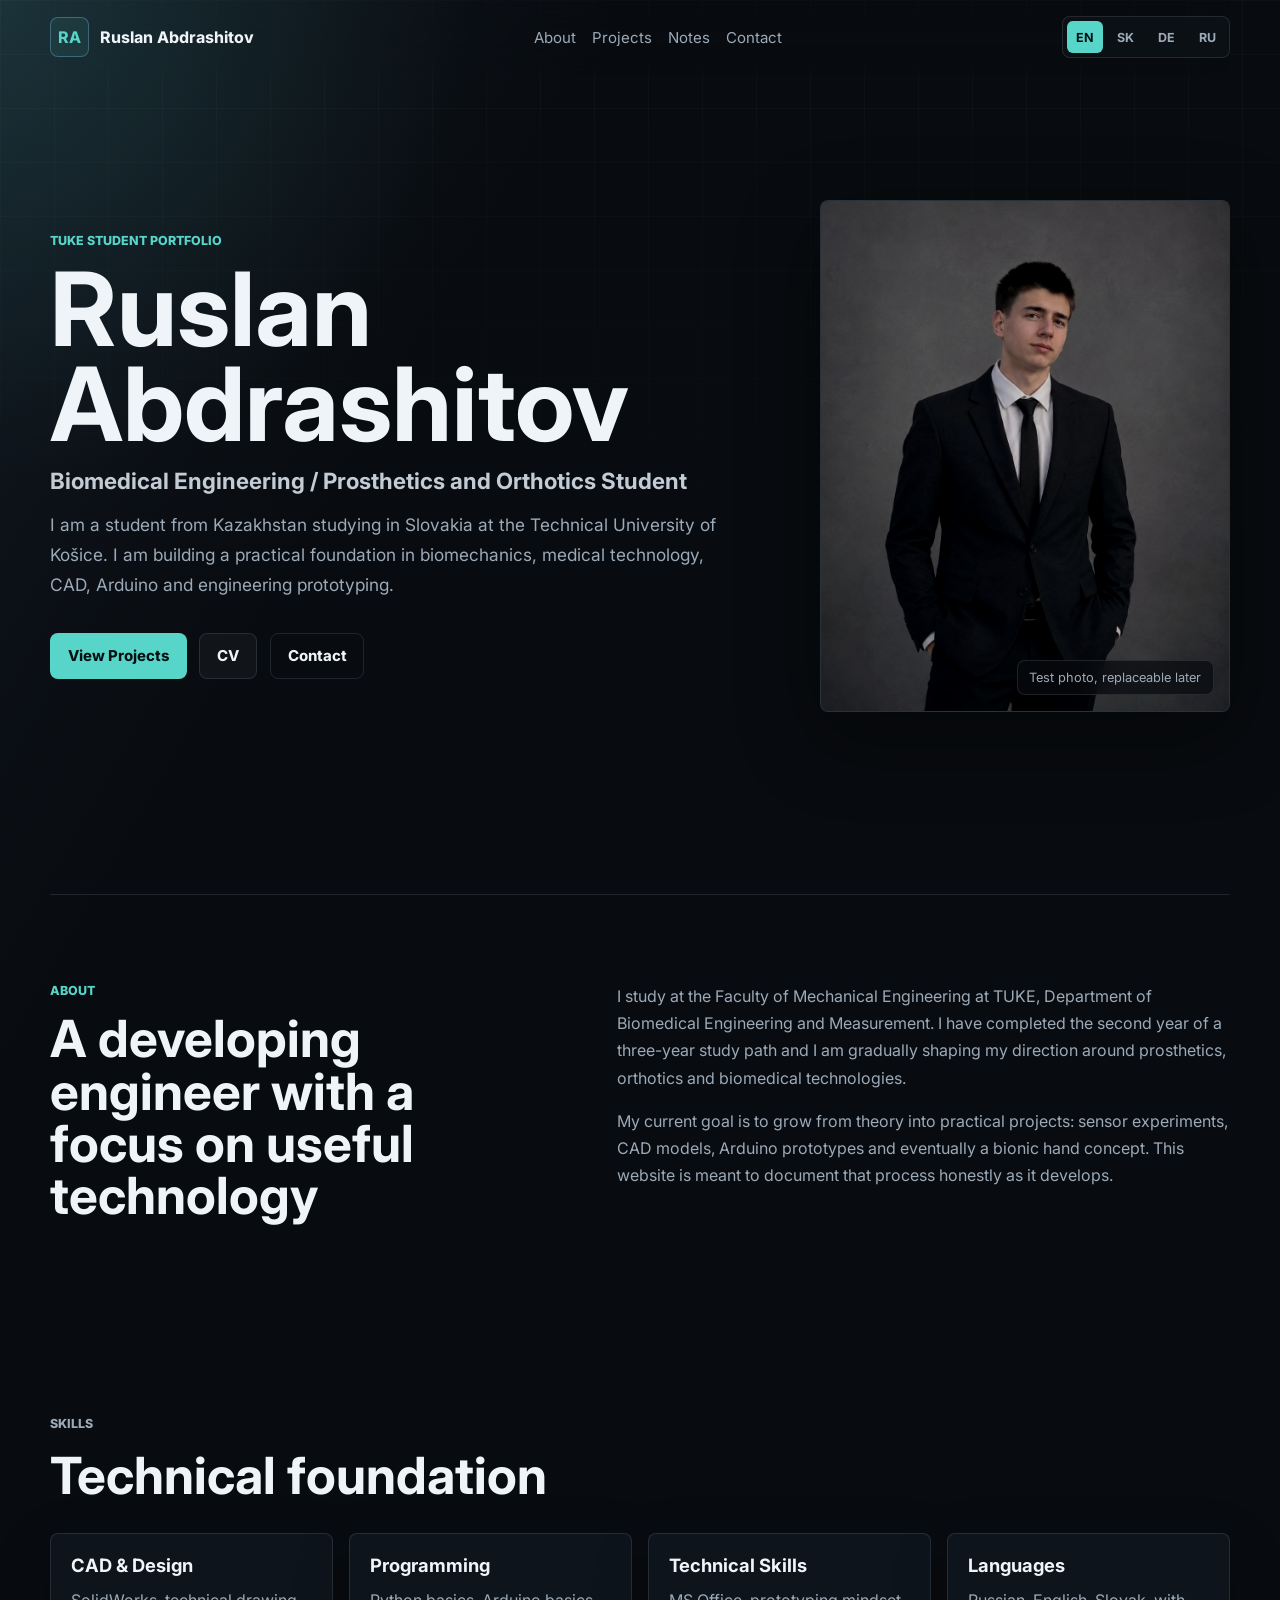
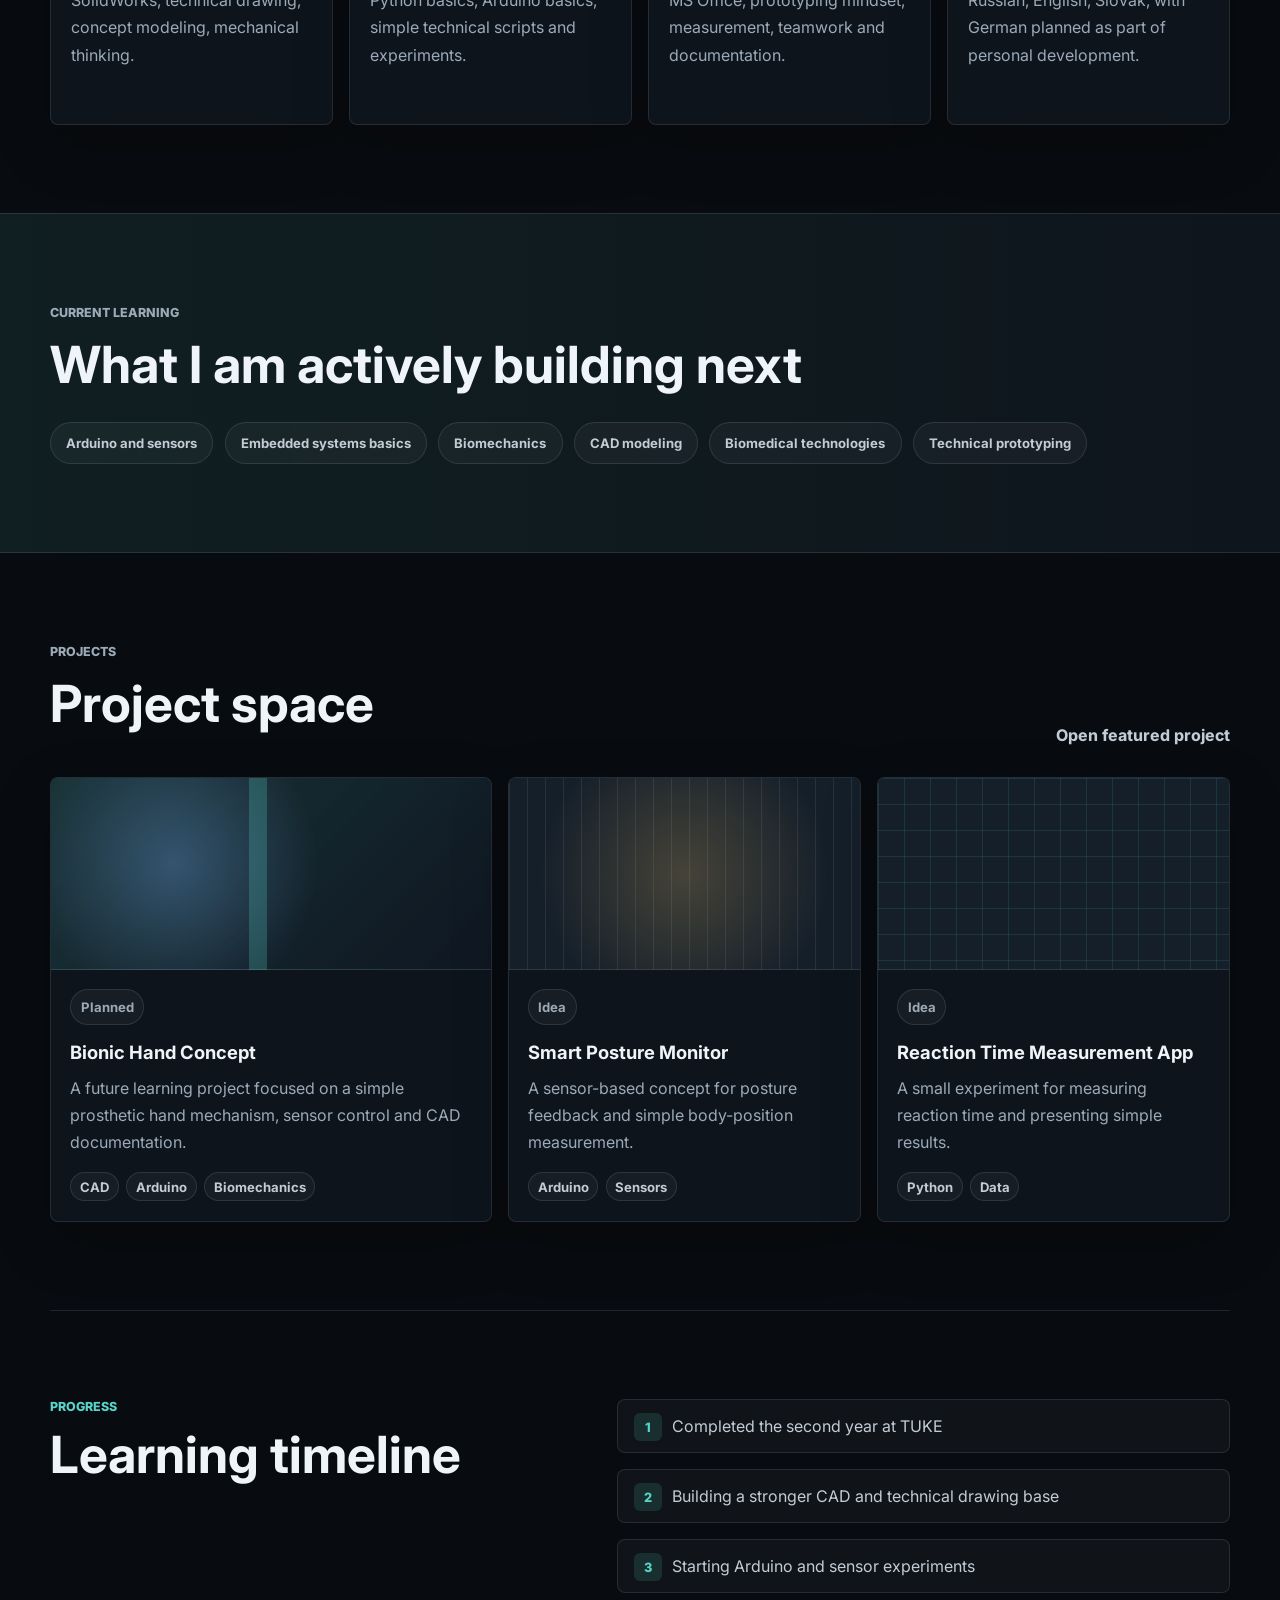
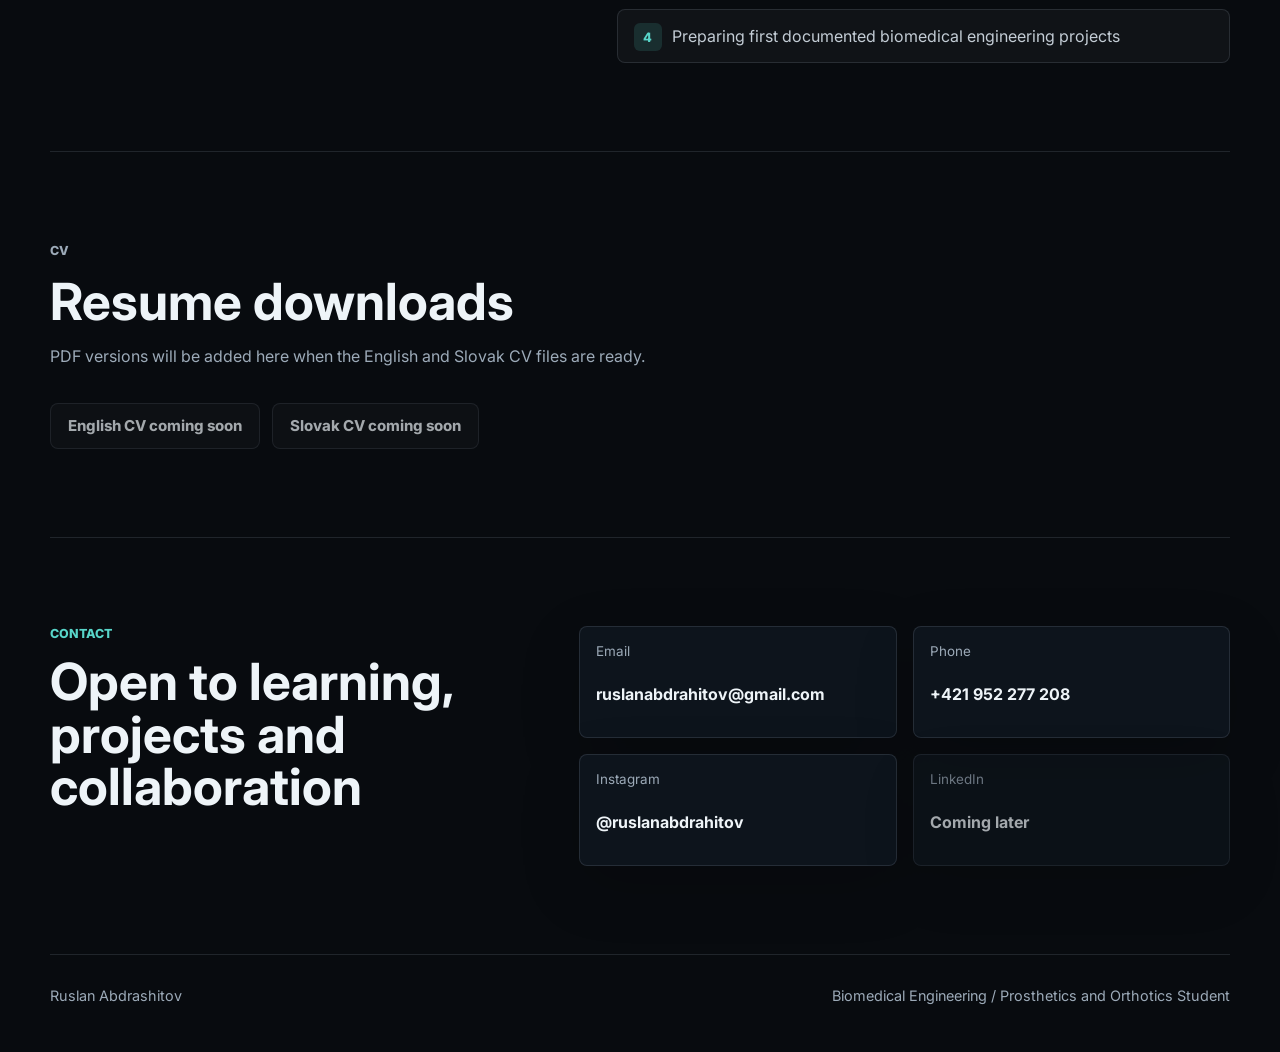
<file: index.html>
<!doctype html>
<html lang="en">
  <head>
    <meta charset="utf-8">
    <meta name="viewport" content="width=device-width, initial-scale=1">
    <meta name="description" content="Personal portfolio of Ruslan Abdrashitov, a Biomedical Engineering / Prosthetics and Orthotics student at TUKE.">
    <title>Ruslan Abdrashitov | Biomedical Engineering Student</title>
    <link rel="preconnect" href="https://fonts.googleapis.com">
    <link rel="preconnect" href="https://fonts.gstatic.com" crossorigin>
    <link href="https://fonts.googleapis.com/css2?family=Inter:wght@400;500;600;700;800&display=swap" rel="stylesheet">
    <link rel="stylesheet" href="assets/css/styles.css">
  </head>
  <body data-page="home">
    <header class="site-header">
      <a class="brand" href="index.html" aria-label="Ruslan Abdrashitov home">
        <span class="brand-mark">RA</span>
        <span>Ruslan Abdrashitov</span>
      </a>
      <nav class="nav-links" aria-label="Primary navigation">
        <a href="#about" data-i18n="nav.about">About</a>
        <a href="#projects" data-i18n="nav.projects">Projects</a>
        <a href="notes/" data-i18n="nav.notes">Notes</a>
        <a href="#contact" data-i18n="nav.contact">Contact</a>
      </nav>
      <div class="language-switcher" aria-label="Language selector">
        <button type="button" data-lang="en" aria-pressed="true">EN</button>
        <button type="button" data-lang="sk" aria-pressed="false">SK</button>
        <button type="button" data-lang="de" aria-pressed="false">DE</button>
        <button type="button" data-lang="ru" aria-pressed="false">RU</button>
      </div>
    </header>

    <main>
      <section class="hero section">
        <div class="hero-copy">
          <p class="eyebrow" data-i18n="hero.eyebrow">TUKE student portfolio</p>
          <h1>Ruslan Abdrashitov</h1>
          <p class="hero-title" data-i18n="hero.title">Biomedical Engineering / Prosthetics and Orthotics Student</p>
          <p class="hero-text" data-i18n="hero.text">I am a student from Kazakhstan studying in Slovakia at the Technical University of Košice. I am building a practical foundation in biomechanics, medical technology, CAD, Arduino and engineering prototyping.</p>
          <div class="hero-actions">
            <a class="button primary" href="#projects" data-i18n="actions.viewProjects">View Projects</a>
            <a class="button" href="#cv" data-i18n="actions.cv">CV</a>
            <a class="button ghost" href="#contact" data-i18n="actions.contact">Contact</a>
          </div>
        </div>
        <div class="hero-media" aria-label="Portrait area">
          <img src="assets/img/ruslan-test-photo.jpg" alt="Portrait of Ruslan Abdrashitov">
          <div class="media-caption">
            <span data-i18n="hero.photoNote">Test photo, replaceable later</span>
          </div>
        </div>
      </section>

      <section id="about" class="section split">
        <div>
          <p class="eyebrow" data-i18n="about.eyebrow">About</p>
          <h2 data-i18n="about.heading">A developing engineer with a focus on useful technology</h2>
        </div>
        <div class="prose">
          <p data-i18n="about.p1">I study at the Faculty of Mechanical Engineering at TUKE, Department of Biomedical Engineering and Measurement. I have completed the second year of a three-year study path and I am gradually shaping my direction around prosthetics, orthotics and biomedical technologies.</p>
          <p data-i18n="about.p2">My current goal is to grow from theory into practical projects: sensor experiments, CAD models, Arduino prototypes and eventually a bionic hand concept. This website is meant to document that process honestly as it develops.</p>
        </div>
      </section>

      <section class="section">
        <div class="section-heading">
          <p class="eyebrow" data-i18n="skills.eyebrow">Skills</p>
          <h2 data-i18n="skills.heading">Technical foundation</h2>
        </div>
        <div class="skill-grid">
          <article class="skill-card">
            <h3 data-i18n="skills.cad.title">CAD & Design</h3>
            <p data-i18n="skills.cad.text">SolidWorks, technical drawing, concept modeling, mechanical thinking.</p>
          </article>
          <article class="skill-card">
            <h3 data-i18n="skills.programming.title">Programming</h3>
            <p data-i18n="skills.programming.text">Python basics, Arduino basics, simple technical scripts and experiments.</p>
          </article>
          <article class="skill-card">
            <h3 data-i18n="skills.technical.title">Technical Skills</h3>
            <p data-i18n="skills.technical.text">MS Office, prototyping mindset, measurement, teamwork and documentation.</p>
          </article>
          <article class="skill-card">
            <h3 data-i18n="skills.languages.title">Languages</h3>
            <p data-i18n="skills.languages.text">Russian, English, Slovak, with German planned as part of personal development.</p>
          </article>
        </div>
      </section>

      <section class="section learning-band">
        <div class="section-heading">
          <p class="eyebrow" data-i18n="learning.eyebrow">Current learning</p>
          <h2 data-i18n="learning.heading">What I am actively building next</h2>
        </div>
        <div class="learning-list">
          <span data-i18n="learning.item1">Arduino and sensors</span>
          <span data-i18n="learning.item2">Embedded systems basics</span>
          <span data-i18n="learning.item3">Biomechanics</span>
          <span data-i18n="learning.item4">CAD modeling</span>
          <span data-i18n="learning.item5">Biomedical technologies</span>
          <span data-i18n="learning.item6">Technical prototyping</span>
        </div>
      </section>

      <section id="projects" class="section">
        <div class="section-heading with-link">
          <div>
            <p class="eyebrow" data-i18n="projects.eyebrow">Projects</p>
            <h2 data-i18n="projects.heading">Project space</h2>
          </div>
          <a class="text-link" href="projects/bionic-hand.html" data-i18n="projects.featuredLink">Open featured project</a>
        </div>
        <div class="project-grid">
          <article class="project-card featured">
            <a href="projects/bionic-hand.html" class="project-card-link">
              <div class="project-visual hand-visual"></div>
              <div class="project-body">
                <p class="status" data-i18n="status.planned">Planned</p>
                <h3 data-i18n="projects.bionic.title">Bionic Hand Concept</h3>
                <p data-i18n="projects.bionic.text">A future learning project focused on a simple prosthetic hand mechanism, sensor control and CAD documentation.</p>
                <div class="tags">
                  <span>CAD</span>
                  <span>Arduino</span>
                  <span>Biomechanics</span>
                </div>
              </div>
            </a>
          </article>
          <article class="project-card">
            <div class="project-visual sensor-visual"></div>
            <div class="project-body">
              <p class="status" data-i18n="status.idea">Idea</p>
              <h3 data-i18n="projects.posture.title">Smart Posture Monitor</h3>
              <p data-i18n="projects.posture.text">A sensor-based concept for posture feedback and simple body-position measurement.</p>
              <div class="tags"><span>Arduino</span><span>Sensors</span></div>
            </div>
          </article>
          <article class="project-card">
            <div class="project-visual app-visual"></div>
            <div class="project-body">
              <p class="status" data-i18n="status.idea">Idea</p>
              <h3 data-i18n="projects.reaction.title">Reaction Time Measurement App</h3>
              <p data-i18n="projects.reaction.text">A small experiment for measuring reaction time and presenting simple results.</p>
              <div class="tags"><span>Python</span><span>Data</span></div>
            </div>
          </article>
        </div>
      </section>

      <section class="section split timeline-section">
        <div>
          <p class="eyebrow" data-i18n="timeline.eyebrow">Progress</p>
          <h2 data-i18n="timeline.heading">Learning timeline</h2>
        </div>
        <ol class="timeline">
          <li><span data-i18n="timeline.item1">Completed the second year at TUKE</span></li>
          <li><span data-i18n="timeline.item2">Building a stronger CAD and technical drawing base</span></li>
          <li><span data-i18n="timeline.item3">Starting Arduino and sensor experiments</span></li>
          <li><span data-i18n="timeline.item4">Preparing first documented biomedical engineering projects</span></li>
        </ol>
      </section>

      <section id="cv" class="section cv-section">
        <div class="section-heading">
          <p class="eyebrow" data-i18n="cv.eyebrow">CV</p>
          <h2 data-i18n="cv.heading">Resume downloads</h2>
          <p data-i18n="cv.text">PDF versions will be added here when the English and Slovak CV files are ready.</p>
        </div>
        <div class="cv-actions">
          <a class="button disabled" aria-disabled="true" href="#" data-i18n="cv.en">English CV coming soon</a>
          <a class="button disabled" aria-disabled="true" href="#" data-i18n="cv.sk">Slovak CV coming soon</a>
        </div>
      </section>

      <section id="contact" class="section contact-section">
        <div>
          <p class="eyebrow" data-i18n="contact.eyebrow">Contact</p>
          <h2 data-i18n="contact.heading">Open to learning, projects and collaboration</h2>
        </div>
        <div class="contact-grid">
          <a href="mailto:ruslanabdrahitov@gmail.com">
            <span>Email</span>
            <strong>ruslanabdrahitov@gmail.com</strong>
          </a>
          <a href="tel:+421952277208">
            <span data-i18n="contact.phone">Phone</span>
            <strong>+421 952 277 208</strong>
          </a>
          <a href="https://www.instagram.com/ruslanabdrahitov/" target="_blank" rel="noreferrer">
            <span>Instagram</span>
            <strong>@ruslanabdrahitov</strong>
          </a>
          <a href="#" aria-disabled="true" class="disabled-link">
            <span>LinkedIn</span>
            <strong data-i18n="contact.linkedin">Coming later</strong>
          </a>
        </div>
      </section>
    </main>

    <footer class="site-footer">
      <span>Ruslan Abdrashitov</span>
      <span data-i18n="footer.text">Biomedical Engineering / Prosthetics and Orthotics Student</span>
    </footer>

    <script src="assets/js/i18n.js"></script>
    <script src="assets/js/main.js"></script>
  </body>
</html>
</file>
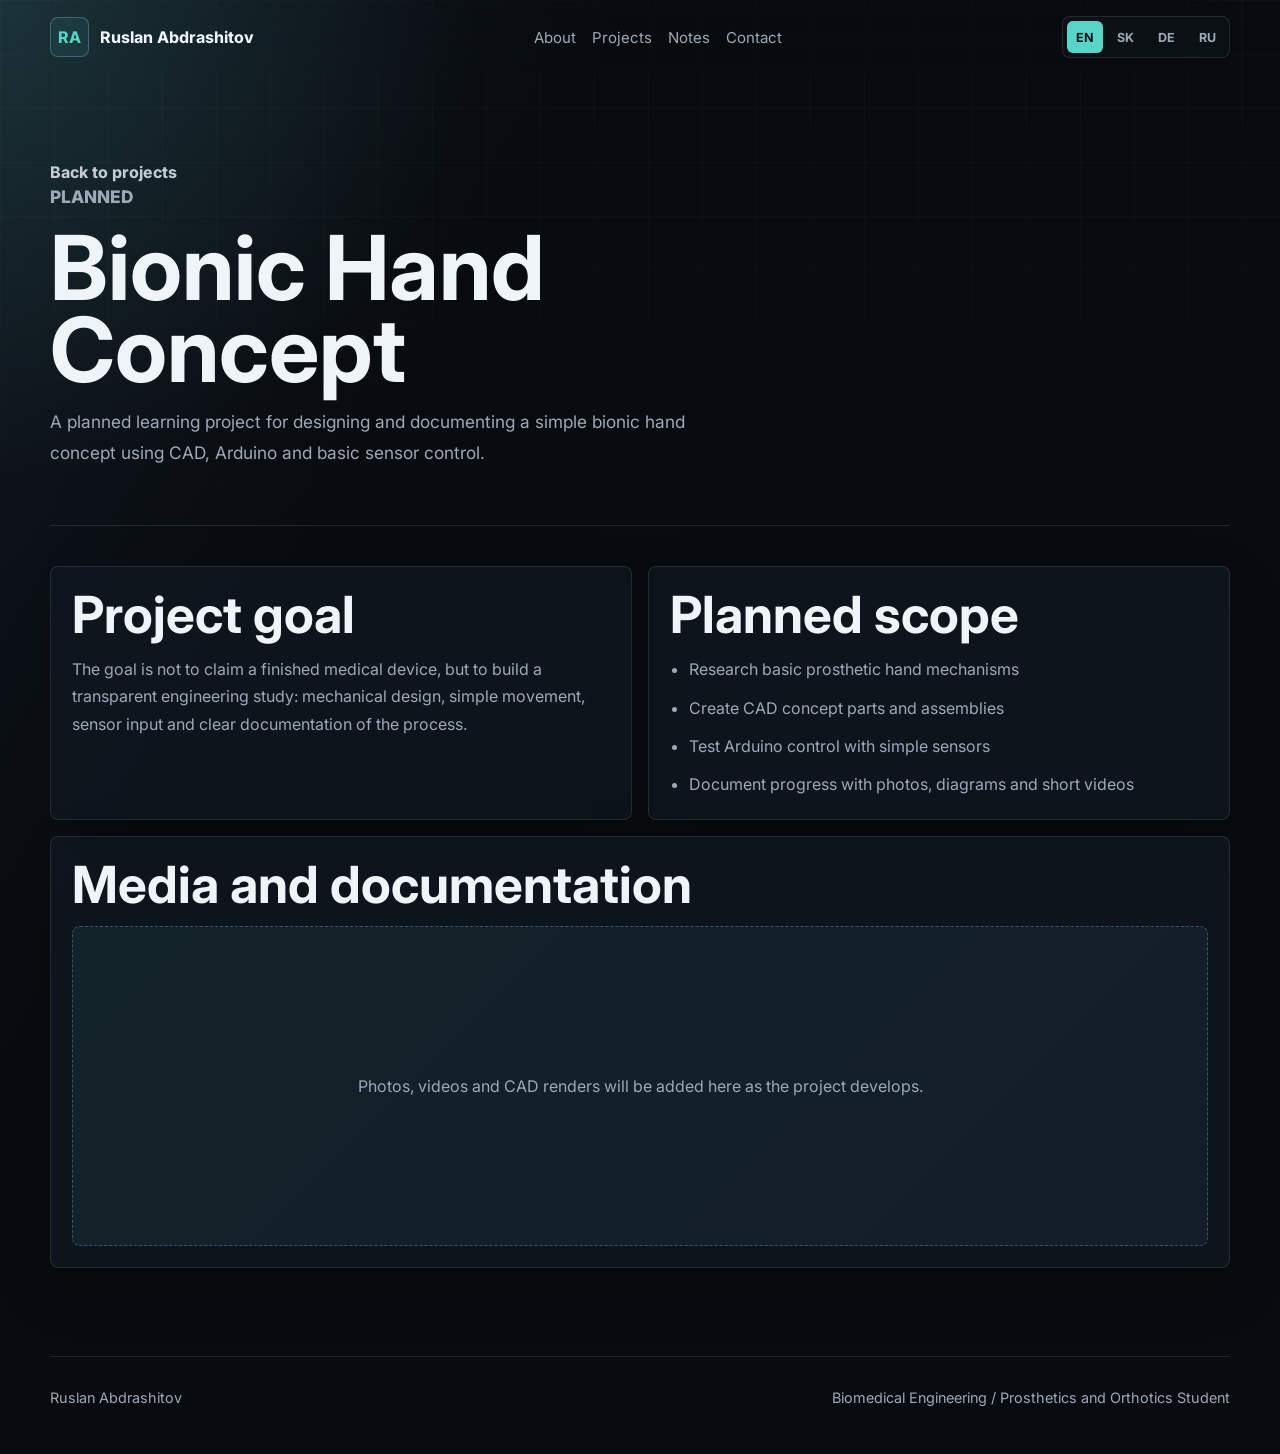
<file: projects/bionic-hand.html>
<!doctype html>
<html lang="en">
  <head>
    <meta charset="utf-8">
    <meta name="viewport" content="width=device-width, initial-scale=1">
    <meta name="description" content="Bionic hand concept project page by Ruslan Abdrashitov.">
    <title>Bionic Hand Concept | Ruslan Abdrashitov</title>
    <link rel="preconnect" href="https://fonts.googleapis.com">
    <link rel="preconnect" href="https://fonts.gstatic.com" crossorigin>
    <link href="https://fonts.googleapis.com/css2?family=Inter:wght@400;500;600;700;800&display=swap" rel="stylesheet">
    <link rel="stylesheet" href="../assets/css/styles.css">
  </head>
  <body data-page="project">
    <header class="site-header">
      <a class="brand" href="../index.html">
        <span class="brand-mark">RA</span>
        <span>Ruslan Abdrashitov</span>
      </a>
      <nav class="nav-links" aria-label="Primary navigation">
        <a href="../index.html#about" data-i18n="nav.about">About</a>
        <a href="../index.html#projects" data-i18n="nav.projects">Projects</a>
        <a href="../notes/" data-i18n="nav.notes">Notes</a>
        <a href="../index.html#contact" data-i18n="nav.contact">Contact</a>
      </nav>
      <div class="language-switcher" aria-label="Language selector">
        <button type="button" data-lang="en" aria-pressed="true">EN</button>
        <button type="button" data-lang="sk" aria-pressed="false">SK</button>
        <button type="button" data-lang="de" aria-pressed="false">DE</button>
        <button type="button" data-lang="ru" aria-pressed="false">RU</button>
      </div>
    </header>

    <main>
      <section class="section project-hero">
        <a class="back-link" href="../index.html#projects" data-i18n="project.back">Back to projects</a>
        <p class="eyebrow" data-i18n="status.planned">Planned</p>
        <h1 data-i18n="project.title">Bionic Hand Concept</h1>
        <p data-i18n="project.lead">A planned learning project for designing and documenting a simple bionic hand concept using CAD, Arduino and basic sensor control.</p>
      </section>

      <section class="section project-layout">
        <article class="project-panel">
          <h2 data-i18n="project.goalTitle">Project goal</h2>
          <p data-i18n="project.goalText">The goal is not to claim a finished medical device, but to build a transparent engineering study: mechanical design, simple movement, sensor input and clear documentation of the process.</p>
        </article>
        <article class="project-panel">
          <h2 data-i18n="project.scopeTitle">Planned scope</h2>
          <ul>
            <li data-i18n="project.scope1">Research basic prosthetic hand mechanisms</li>
            <li data-i18n="project.scope2">Create CAD concept parts and assemblies</li>
            <li data-i18n="project.scope3">Test Arduino control with simple sensors</li>
            <li data-i18n="project.scope4">Document progress with photos, diagrams and short videos</li>
          </ul>
        </article>
        <article class="project-panel wide">
          <h2 data-i18n="project.mediaTitle">Media and documentation</h2>
          <div class="media-placeholder">
            <span data-i18n="project.mediaPlaceholder">Photos, videos and CAD renders will be added here as the project develops.</span>
          </div>
        </article>
      </section>
    </main>

    <footer class="site-footer">
      <span>Ruslan Abdrashitov</span>
      <span data-i18n="footer.text">Biomedical Engineering / Prosthetics and Orthotics Student</span>
    </footer>

    <script src="../assets/js/i18n.js"></script>
    <script src="../assets/js/main.js"></script>
  </body>
</html>
</file>
<file: assets/css/styles.css>
:root {
  color-scheme: dark;
  --bg: #080b0f;
  --bg-soft: #0d1218;
  --panel: #111821;
  --panel-strong: #151f2a;
  --line: rgba(180, 199, 219, 0.14);
  --line-strong: rgba(139, 211, 255, 0.3);
  --text: #eef4f8;
  --muted: #9caab8;
  --soft: #c3ccd5;
  --accent: #58d5c9;
  --accent-2: #7eb6ff;
  --warning: #f3c46b;
  --shadow: 0 24px 80px rgba(0, 0, 0, 0.38);
}

* {
  box-sizing: border-box;
}

html {
  scroll-behavior: smooth;
}

body {
  margin: 0;
  min-height: 100vh;
  background:
    radial-gradient(circle at top left, rgba(88, 213, 201, 0.14), transparent 30rem),
    linear-gradient(120deg, rgba(126, 182, 255, 0.08), transparent 34rem),
    var(--bg);
  color: var(--text);
  font-family: Inter, system-ui, -apple-system, BlinkMacSystemFont, "Segoe UI", sans-serif;
  letter-spacing: 0;
}

body::before {
  position: fixed;
  inset: 0;
  z-index: -1;
  pointer-events: none;
  content: "";
  background-image:
    linear-gradient(rgba(255, 255, 255, 0.035) 1px, transparent 1px),
    linear-gradient(90deg, rgba(255, 255, 255, 0.035) 1px, transparent 1px);
  background-size: 54px 54px;
  mask-image: linear-gradient(to bottom, rgba(0, 0, 0, 0.75), transparent 75%);
}

a {
  color: inherit;
  text-decoration: none;
}

img {
  display: block;
  max-width: 100%;
}

.site-header {
  position: sticky;
  top: 0;
  z-index: 20;
  display: flex;
  align-items: center;
  justify-content: space-between;
  gap: 1rem;
  width: min(1180px, calc(100% - 2rem));
  margin: 0 auto;
  padding: 1rem 0;
  backdrop-filter: blur(18px);
}

.brand,
.nav-links,
.language-switcher {
  display: flex;
  align-items: center;
}

.brand {
  gap: 0.7rem;
  font-weight: 750;
  white-space: nowrap;
}

.brand-mark {
  display: grid;
  width: 2.45rem;
  height: 2.45rem;
  place-items: center;
  border: 1px solid var(--line-strong);
  border-radius: 8px;
  background: rgba(88, 213, 201, 0.08);
  color: var(--accent);
}

.nav-links {
  gap: 1rem;
  color: var(--muted);
  font-size: 0.94rem;
}

.nav-links a:hover,
.text-link:hover,
.back-link:hover {
  color: var(--accent);
}

.language-switcher {
  gap: 0.35rem;
  padding: 0.25rem;
  border: 1px solid var(--line);
  border-radius: 8px;
  background: rgba(13, 18, 24, 0.78);
}

.language-switcher button {
  min-width: 2.2rem;
  height: 2rem;
  border: 0;
  border-radius: 6px;
  background: transparent;
  color: var(--muted);
  font: inherit;
  font-size: 0.78rem;
  font-weight: 700;
  cursor: pointer;
}

.language-switcher button[aria-pressed="true"] {
  background: var(--accent);
  color: #041012;
}

.section {
  width: min(1180px, calc(100% - 2rem));
  margin: 0 auto;
  padding: 5.5rem 0;
}

.hero {
  display: grid;
  grid-template-columns: minmax(0, 1.08fr) minmax(280px, 0.62fr);
  gap: 3.5rem;
  align-items: center;
  min-height: calc(100vh - 5rem);
  padding-top: 2rem;
}

.eyebrow {
  margin: 0 0 0.9rem;
  color: var(--accent);
  font-size: 0.78rem;
  font-weight: 800;
  text-transform: uppercase;
}

h1,
h2,
h3,
p {
  margin-top: 0;
}

h1 {
  max-width: 820px;
  margin-bottom: 1rem;
  font-size: clamp(3.4rem, 8vw, 6.8rem);
  line-height: 0.92;
  letter-spacing: 0;
}

h2 {
  margin-bottom: 1rem;
  font-size: clamp(2rem, 4vw, 3.4rem);
  line-height: 1.02;
  letter-spacing: 0;
}

h3 {
  margin-bottom: 0.7rem;
  font-size: 1.15rem;
}

.hero-title {
  margin-bottom: 1rem;
  color: var(--soft);
  font-size: clamp(1.05rem, 2vw, 1.4rem);
  font-weight: 700;
}

.hero-text,
.project-hero p,
.notes-hero p {
  max-width: 690px;
  color: var(--muted);
  font-size: 1.08rem;
  line-height: 1.75;
}

.hero-actions,
.cv-actions {
  display: flex;
  flex-wrap: wrap;
  gap: 0.8rem;
  margin-top: 2rem;
}

.button {
  display: inline-flex;
  min-height: 2.9rem;
  align-items: center;
  justify-content: center;
  padding: 0 1.05rem;
  border: 1px solid var(--line);
  border-radius: 8px;
  background: rgba(255, 255, 255, 0.04);
  color: var(--text);
  font-size: 0.94rem;
  font-weight: 750;
  transition: transform 180ms ease, border-color 180ms ease, background 180ms ease;
}

.button:hover {
  border-color: var(--line-strong);
  transform: translateY(-2px);
}

.button.primary {
  border-color: transparent;
  background: var(--accent);
  color: #031112;
}

.button.ghost {
  background: transparent;
}

.button.disabled,
.disabled-link {
  cursor: not-allowed;
  opacity: 0.68;
}

.hero-media {
  position: relative;
  overflow: hidden;
  border: 1px solid var(--line);
  border-radius: 8px;
  background: var(--panel);
  box-shadow: var(--shadow);
}

.hero-media img {
  width: 100%;
  aspect-ratio: 4 / 5;
  object-fit: cover;
  filter: saturate(0.9) contrast(1.03);
}

.media-caption {
  position: absolute;
  right: 1rem;
  bottom: 1rem;
  max-width: calc(100% - 2rem);
  padding: 0.55rem 0.7rem;
  border: 1px solid var(--line);
  border-radius: 8px;
  background: rgba(8, 11, 15, 0.72);
  color: var(--muted);
  font-size: 0.8rem;
  backdrop-filter: blur(12px);
}

.split {
  display: grid;
  grid-template-columns: 0.82fr 1fr;
  gap: 4rem;
  border-top: 1px solid var(--line);
}

.prose p,
.section-heading p,
.project-panel p,
.project-panel li,
.note-card p,
.skill-card p,
.project-card p {
  color: var(--muted);
  line-height: 1.7;
}

.section-heading {
  max-width: 760px;
  margin-bottom: 2rem;
}

.section-heading.with-link {
  display: flex;
  max-width: none;
  align-items: end;
  justify-content: space-between;
  gap: 1.5rem;
}

.text-link,
.back-link {
  color: var(--soft);
  font-weight: 750;
}

.skill-grid,
.project-grid,
.contact-grid,
.note-list,
.project-layout {
  display: grid;
  grid-template-columns: repeat(4, minmax(0, 1fr));
  gap: 1rem;
}

.skill-card,
.project-card,
.contact-grid a,
.note-card,
.project-panel {
  border: 1px solid var(--line);
  border-radius: 8px;
  background: rgba(17, 24, 33, 0.76);
  box-shadow: 0 20px 60px rgba(0, 0, 0, 0.18);
}

.skill-card {
  min-height: 12rem;
  padding: 1.25rem;
}

.learning-band {
  width: 100%;
  max-width: none;
  padding-right: max(1rem, calc((100vw - 1180px) / 2));
  padding-left: max(1rem, calc((100vw - 1180px) / 2));
  background: linear-gradient(90deg, rgba(88, 213, 201, 0.1), rgba(126, 182, 255, 0.06));
  border-block: 1px solid var(--line);
}

.learning-list {
  display: flex;
  flex-wrap: wrap;
  gap: 0.7rem;
}

.learning-list span,
.tags span,
.status {
  border: 1px solid var(--line);
  border-radius: 999px;
  background: rgba(255, 255, 255, 0.04);
  color: var(--soft);
  font-size: 0.82rem;
  font-weight: 700;
}

.learning-list span {
  padding: 0.75rem 0.95rem;
}

.project-grid {
  grid-template-columns: 1.25fr 1fr 1fr;
}

.project-card {
  overflow: hidden;
  transition: transform 180ms ease, border-color 180ms ease;
}

.project-card:hover {
  border-color: var(--line-strong);
  transform: translateY(-4px);
}

.project-card-link {
  display: block;
  min-height: 100%;
}

.project-visual {
  min-height: 12rem;
  border-bottom: 1px solid var(--line);
  background:
    linear-gradient(135deg, rgba(88, 213, 201, 0.16), rgba(126, 182, 255, 0.12)),
    var(--panel-strong);
}

.hand-visual {
  background:
    linear-gradient(90deg, transparent 45%, rgba(88, 213, 201, 0.24) 45%, rgba(88, 213, 201, 0.24) 49%, transparent 49%),
    radial-gradient(circle at 28% 45%, rgba(126, 182, 255, 0.3), transparent 9rem),
    linear-gradient(135deg, rgba(88, 213, 201, 0.16), rgba(15, 23, 34, 0.95));
}

.sensor-visual {
  background:
    repeating-linear-gradient(90deg, rgba(255, 255, 255, 0.08) 0 1px, transparent 1px 18px),
    radial-gradient(circle at 50% 50%, rgba(243, 196, 107, 0.22), transparent 9rem),
    var(--panel-strong);
}

.app-visual {
  background:
    linear-gradient(rgba(88, 213, 201, 0.12) 1px, transparent 1px),
    linear-gradient(90deg, rgba(88, 213, 201, 0.12) 1px, transparent 1px),
    var(--panel-strong);
  background-size: 26px 26px;
}

.project-body {
  padding: 1.2rem;
}

.status {
  display: inline-flex;
  margin-bottom: 1rem;
  padding: 0.38rem 0.6rem;
  color: var(--warning);
}

.tags {
  display: flex;
  flex-wrap: wrap;
  gap: 0.45rem;
  margin-top: 1rem;
}

.tags span {
  padding: 0.35rem 0.55rem;
}

.timeline {
  display: grid;
  gap: 1rem;
  margin: 0;
  padding: 0;
  list-style: none;
  counter-reset: timeline;
}

.timeline li {
  position: relative;
  padding: 1rem 1rem 1rem 3.4rem;
  border: 1px solid var(--line);
  border-radius: 8px;
  background: rgba(255, 255, 255, 0.035);
  color: var(--soft);
  counter-increment: timeline;
}

.timeline li::before {
  position: absolute;
  left: 1rem;
  top: 0.86rem;
  display: grid;
  width: 1.75rem;
  height: 1.75rem;
  place-items: center;
  border-radius: 6px;
  background: rgba(88, 213, 201, 0.14);
  color: var(--accent);
  content: counter(timeline);
  font-size: 0.8rem;
  font-weight: 800;
}

.cv-section,
.contact-section {
  border-top: 1px solid var(--line);
}

.contact-section {
  display: grid;
  grid-template-columns: 0.85fr 1.15fr;
  gap: 3rem;
}

.contact-grid {
  grid-template-columns: repeat(2, minmax(0, 1fr));
}

.contact-grid a {
  display: grid;
  gap: 0.45rem;
  min-height: 7rem;
  padding: 1rem;
}

.contact-grid span {
  color: var(--muted);
  font-size: 0.84rem;
}

.contact-grid strong {
  overflow-wrap: anywhere;
}

.site-footer {
  display: flex;
  justify-content: space-between;
  gap: 1rem;
  width: min(1180px, calc(100% - 2rem));
  margin: 0 auto;
  padding: 2rem 0 3rem;
  border-top: 1px solid var(--line);
  color: var(--muted);
  font-size: 0.9rem;
}

.project-hero,
.notes-hero {
  padding-bottom: 2.5rem;
  border-bottom: 1px solid var(--line);
}

.project-hero h1,
.notes-hero h1 {
  font-size: clamp(3rem, 7vw, 6rem);
}

.project-layout {
  grid-template-columns: repeat(2, minmax(0, 1fr));
  padding-top: 2.5rem;
}

.project-panel {
  padding: 1.3rem;
}

.project-panel.wide {
  grid-column: 1 / -1;
}

.project-panel ul {
  display: grid;
  gap: 0.7rem;
  margin: 0;
  padding-left: 1.2rem;
}

.media-placeholder {
  display: grid;
  min-height: 20rem;
  place-items: center;
  border: 1px dashed var(--line-strong);
  border-radius: 8px;
  background: linear-gradient(135deg, rgba(88, 213, 201, 0.08), rgba(126, 182, 255, 0.06));
  color: var(--muted);
  text-align: center;
}

.note-list {
  grid-template-columns: repeat(2, minmax(0, 1fr));
  padding-top: 2.5rem;
}

.note-card {
  padding: 1.3rem;
}

.note-card time {
  display: block;
  margin-bottom: 1rem;
  color: var(--accent);
  font-size: 0.84rem;
  font-weight: 800;
}

@media (max-width: 900px) {
  .site-header {
    align-items: flex-start;
    flex-wrap: wrap;
  }

  .nav-links {
    order: 3;
    width: 100%;
    overflow-x: auto;
    padding-bottom: 0.2rem;
  }

  .hero,
  .split,
  .contact-section,
  .project-layout {
    grid-template-columns: 1fr;
  }

  .hero {
    min-height: 0;
    padding-top: 3rem;
  }

  .skill-grid,
  .project-grid,
  .contact-grid,
  .note-list {
    grid-template-columns: repeat(2, minmax(0, 1fr));
  }
}

@media (max-width: 640px) {
  .section {
    width: min(100% - 1.1rem, 1180px);
    padding: 4rem 0;
  }

  .site-header {
    width: min(100% - 1.1rem, 1180px);
  }

  .brand {
    max-width: 100%;
    font-size: 0.95rem;
  }

  h1 {
    font-size: clamp(3rem, 17vw, 4.6rem);
  }

  .hero-text,
  .project-hero p,
  .notes-hero p {
    font-size: 1rem;
  }

  .section-heading.with-link,
  .site-footer {
    align-items: flex-start;
    flex-direction: column;
  }

  .skill-grid,
  .project-grid,
  .contact-grid,
  .note-list {
    grid-template-columns: 1fr;
  }

  .hero-actions,
  .cv-actions {
    display: grid;
    grid-template-columns: 1fr;
  }

  .button {
    width: 100%;
  }
}
</file>
